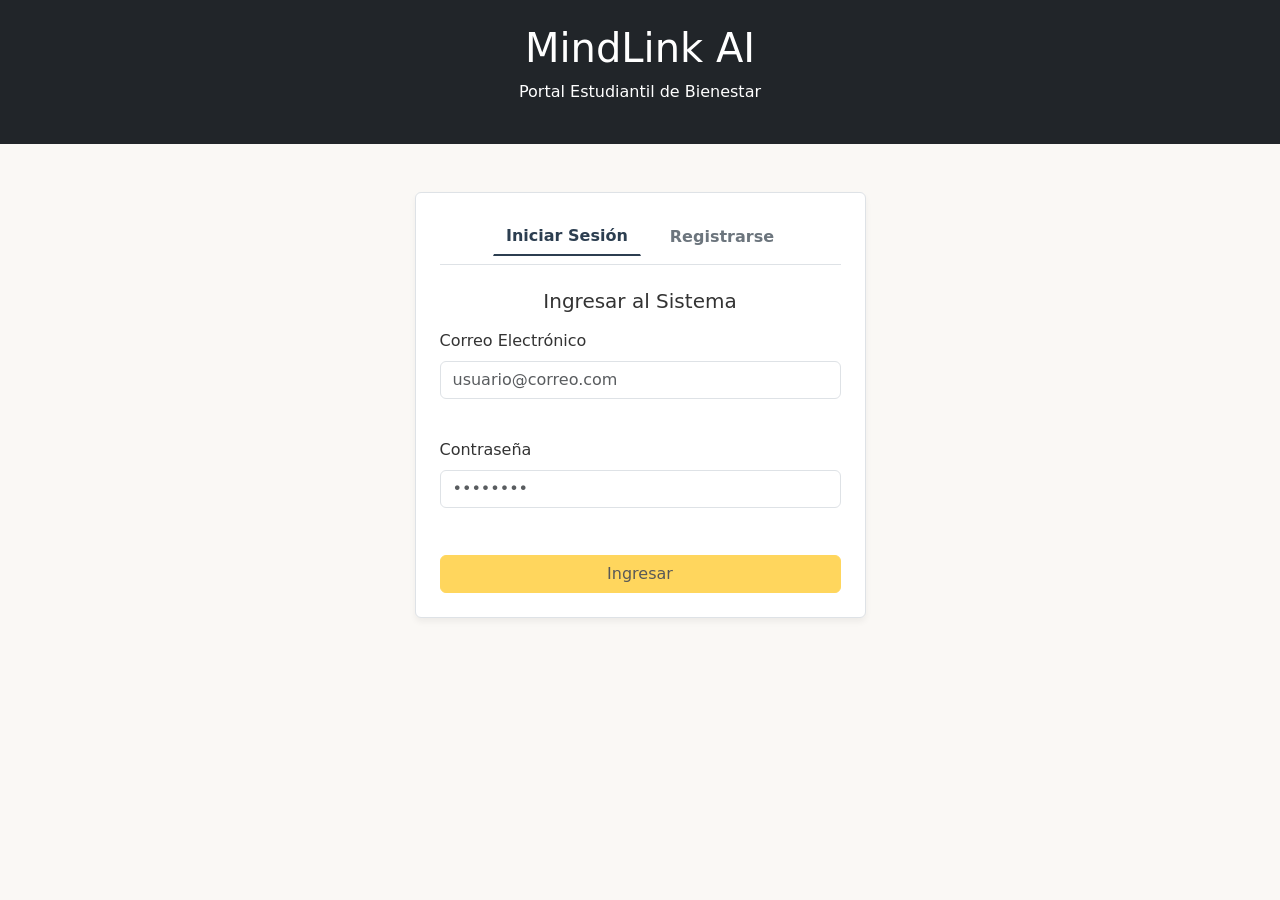
<file: index.html>
<!DOCTYPE html>
<html lang="es">
<head>
  <meta charset="UTF-8" />
  <meta name="viewport" content="width=device-width, initial-scale=1.0" />
  <title>MindLink AI - Autenticación</title>
  
  <link 
    href="https://cdn.jsdelivr.net/npm/bootstrap@5.3.0/dist/css/bootstrap.min.css" 
    rel="stylesheet"
  />
  
  <link rel="stylesheet" href="css/auth_style.css" />
</head>
<body>

  <header class="bg-dark text-white text-center py-4 mb-5">
    <h1>MindLink AI</h1>
    <p>Portal Estudiantil de Bienestar</p>
  </header>

  <main class="container">
    <div class="row justify-content-center">
      <div class="col-md-6 col-lg-5">
        
        <div class="card-autenticacion p-4 bg-white border rounded">
          
          <div class="d-flex justify-content-center gap-3 mb-4 border-bottom pb-2">
            <button type="button" id="btnVerLogin" class="btn btn-link nav-tab active">Iniciar Sesión</button>
            <button type="button" id="btnVerRegistro" class="btn btn-link nav-tab">Registrarse</button>
          </div>

          <div id="contenedorLogin">
            <form id="formLogin">
              <h2 class="h5 mb-3 text-center">Ingresar al Sistema</h2>
              
              <div class="mb-3">
                <label for="loginCorreo" class="form-label">Correo Electrónico</label>
                <input type="email" id="loginCorreo" class="form-control" placeholder="usuario@correo.com" required />
                <div id="errorLoginCorreo" class="error-campo"></div>
              </div>

              <div class="mb-4">
                <label for="loginClave" class="form-label">Contraseña</label>
                <input type="password" id="loginClave" class="form-control" placeholder="••••••••" required />
                <div id="errorLoginClave" class="error-campo"></div>
              </div>

              <button type="submit" id="btnSubmitLogin" class="btn btn-warning w-100" disabled>
                Ingresar
              </button>
            </form>
          </div>

          <div id="contenedorRegistro" class="modulo-oculto">
            <form id="formRegistro">
              <h2 class="h5 mb-3 text-center">Crear Cuenta Nueva</h2>

              <div class="mb-3">
                <label for="regNombre" class="form-label">Nombre Completo</label>
                <input type="text" id="regNombre" class="form-control" placeholder="Juan Pérez" required />
                <div id="errorRegNombre" class="error-campo"></div>
              </div>

              <div class="mb-3">
                <label for="regCorreo" class="form-label">Correo Electrónico</label>
                <input type="email" id="regCorreo" class="form-control" placeholder="usuario@correo.com" required />
                <div id="errorRegCorreo" class="error-campo"></div>
              </div>

              <div class="mb-4">
                <label for="regClave" class="form-label">Contraseña</label>
                <input type="password" id="regClave" class="form-control" placeholder="Mínimo 5 caracteres" required />
                <div id="errorRegClave" class="error-campo"></div>
              </div>

              <button type="submit" id="btnSubmitRegistro" class="btn btn-warning w-100" disabled>
                Registrarse
              </button>
            </form>
          </div>

        </div> 
      </div>
    </div>
  </main>

  <script src="js/auth_logic.js"></script>
</body>
</html>
</file>
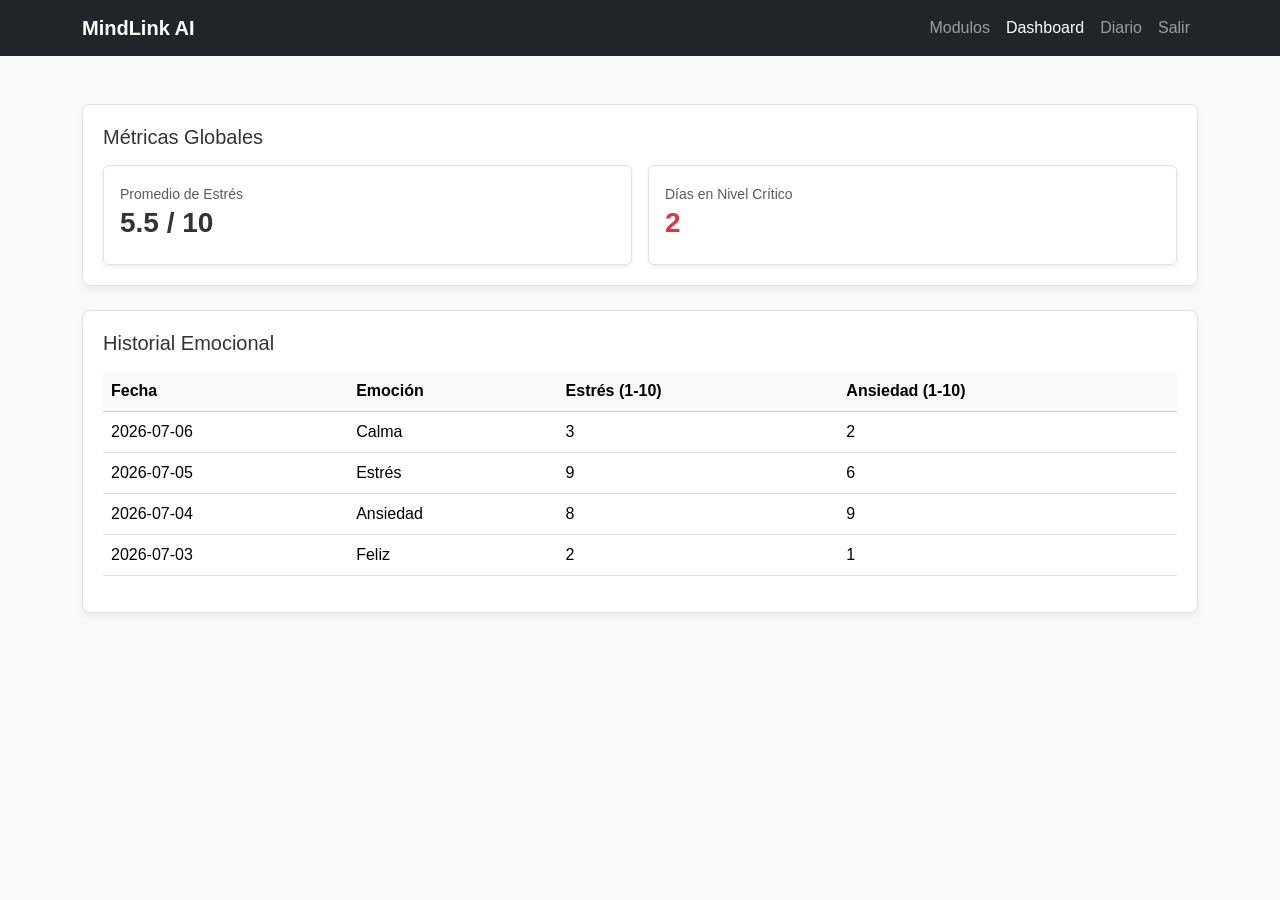
<file: dashboard.html>
<!DOCTYPE html>
<html lang="es">
<head>
    <meta charset="UTF-8">
    <meta name="viewport" content="width=device-width, initial-scale=1.0">
    <title>Dashboard | MindLink AI</title>
    <link href="https://cdn.jsdelivr.net/npm/bootstrap@5.3.0/dist/css/bootstrap.min.css" rel="stylesheet">
    <link rel="stylesheet" href="css/auth_style.css" />
    <link rel="stylesheet" href="css/dashboard_style.css" />
<body class="bg-light">

    <nav class="navbar navbar-expand-lg navbar-dark bg-dark mb-4">
        <div class="container">
            <a class="navbar-brand fw-bold" href="index.html">MindLink AI</a>
            <div class="navbar-nav ms-auto">
                <a class="nav-link" href="menu.html">Modulos</a>
                <a class="nav-link active" href="dashboard.html">Dashboard</a>
                <a class="nav-link" href="diario.html">Diario</a>
                <a class="nav-link" href="index.html">Salir</a>
            </div>
        </div>
    </nav>

    <main class="container py-4">
        <div class="card-dashboard mb-4">
            <h2 class="h5 mb-3">Métricas Globales</h2>
            <div id="metricas-resumen" class="row g-3">
                </div>
        </div>

        <div class="card-dashboard">
            <h2 class="h5 mb-3">Historial Emocional</h2>
            <div class="table-responsive">
                <table class="table table-hover align-middle">
                    <thead class="table-light">
                        <tr>
                            <th>Fecha</th>
                            <th>Emoción</th>
                            <th>Estrés (1-10)</th>
                            <th>Ansiedad (1-10)</th>
                        </tr>
                    </thead>
                    <tbody id="cuerpo-historial">
                        </tbody>
                </table>
            </div>
        </div>
    </main>

    <script src="js/dashboard.js"></script>
</body>
</html>
</file>
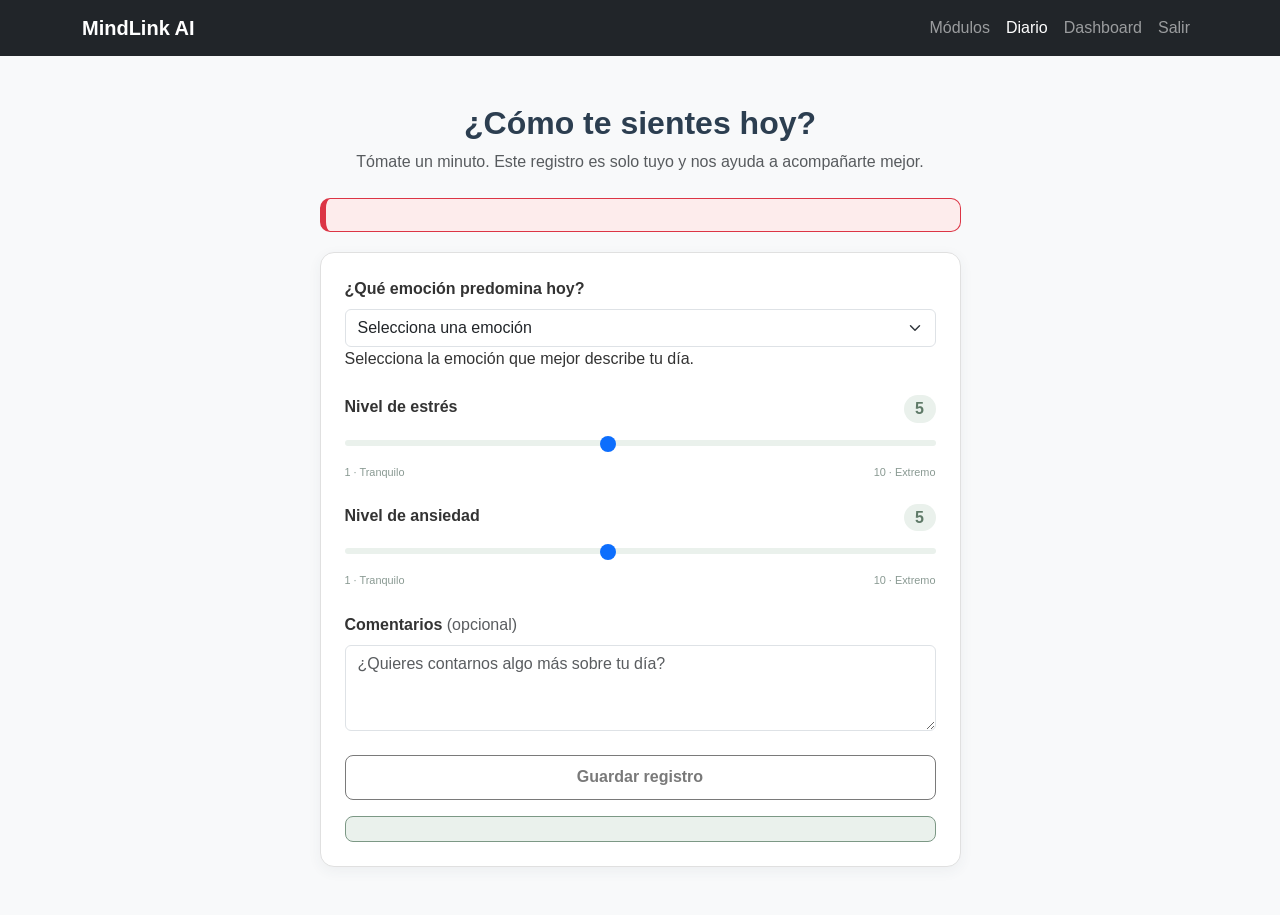
<file: diario.html>
<!DOCTYPE html>
<html lang="es">
<head>
    <meta charset="UTF-8">
    <meta name="viewport" content="width=device-width, initial-scale=1.0">
    <title>Registro Emocional Diario | MindLink AI</title>
    <link href="https://cdn.jsdelivr.net/npm/bootstrap@5.3.0/dist/css/bootstrap.min.css" rel="stylesheet">
    <link rel="stylesheet" href="css/dashboard_style.css" />
    <link rel="stylesheet" href="css/diario_style.css" />
</head>
<body class="bg-light">

    <nav class="navbar navbar-expand-lg navbar-dark bg-dark mb-4">
        <div class="container">
            <a class="navbar-brand fw-bold" href="menu.html">MindLink AI</a>
            <div class="navbar-nav ms-auto">
                <a class="nav-link" href="menu.html">Módulos</a>
                <a class="nav-link active" href="diario.html">Diario</a>
                <a class="nav-link" href="dashboard.html">Dashboard</a>
                <a class="nav-link" href="index.html">Salir</a>
            </div>
        </div>
    </nav>

    <main class="container py-4">
        <div class="row justify-content-center">
            <div class="col-md-8 col-lg-7">

                <div class="text-center mb-4">
                    <h2 class="fw-bold" style="color: var(--color-primario);">¿Cómo te sientes hoy?</h2>
                    <p class="text-muted">Tómate un minuto. Este registro es solo tuyo y nos ayuda a acompañarte mejor.</p>
                </div>

                <!-- Aquí se inyecta dinámicamente el banner de alerta preventiva cuando corresponde -->
                <div id="bannerAlerta" class="banner-alerta modulo-oculto" role="alert" aria-live="assertive"></div>

                <div class="card-diario p-4 mb-4">
                    <form id="formDiario" novalidate>

                        <div class="mb-4">
                            <label for="diarioEmocion" class="form-label fw-bold">¿Qué emoción predomina hoy?</label>
                            <select id="diarioEmocion" class="form-select" required>
                                <option value="" selected disabled>Selecciona una emoción</option>
                                <option value="Feliz">😊 Feliz</option>
                                <option value="Calma">😌 Calma</option>
                                <option value="Ansiedad">😰 Ansiedad</option>
                                <option value="Estrés">😣 Estrés</option>
                                <option value="Tristeza">😔 Tristeza</option>
                                <option value="Enojo">😠 Enojo</option>
                            </select>
                            <div id="errorDiarioEmocion" class="error-campo"></div>
                        </div>

                        <div class="mb-4">
                            <label for="diarioEstres" class="form-label fw-bold d-flex justify-content-between">
                                <span>Nivel de estrés</span>
                                <span class="valor-rango" id="valorEstres">5</span>
                            </label>
                            <input type="range" class="form-range rango-emocional" id="diarioEstres" min="1" max="10" step="1" value="5">
                            <div class="d-flex justify-content-between rango-etiquetas">
                                <small>1 · Tranquilo</small>
                                <small>10 · Extremo</small>
                            </div>
                            <div id="errorDiarioEstres" class="error-campo"></div>
                        </div>

                        <div class="mb-4">
                            <label for="diarioAnsiedad" class="form-label fw-bold d-flex justify-content-between">
                                <span>Nivel de ansiedad</span>
                                <span class="valor-rango" id="valorAnsiedad">5</span>
                            </label>
                            <input type="range" class="form-range rango-emocional" id="diarioAnsiedad" min="1" max="10" step="1" value="5">
                            <div class="d-flex justify-content-between rango-etiquetas">
                                <small>1 · Tranquilo</small>
                                <small>10 · Extremo</small>
                            </div>
                            <div id="errorDiarioAnsiedad" class="error-campo"></div>
                        </div>

                        <div class="mb-4">
                            <label for="diarioComentarios" class="form-label fw-bold">
                                Comentarios <span class="text-muted fw-normal">(opcional)</span>
                            </label>
                            <textarea id="diarioComentarios" class="form-control" rows="3" maxlength="500" placeholder="¿Quieres contarnos algo más sobre tu día?"></textarea>
                            <div id="errorDiarioComentarios" class="error-campo"></div>
                        </div>

                        <button type="submit" id="btnSubmitDiario" class="btn btn-calma w-100 fw-bold">
                            Guardar registro
                        </button>

                        <div id="confirmacionDiario" class="confirmacion-guardado modulo-oculto mt-3"></div>
                    </form>
                </div>

            </div>
        </div>
    </main>

    <script src="js/diario.js"></script>
</body>
</html>
</file>
<file: css/auth_style.css>
:root {
  --color-fondo: #FAF8F5;
  --color-texto: #333333;
  --color-error: #DC3545;
  --color-linea: #E0E0E0;
}

body {
  background-color: var(--color-fondo);
  color: var(--color-texto);
}

.card-autenticacion {
  border: 1px solid var(--color-linea);
  box-shadow: 0 4px 6px rgba(0, 0, 0, 0.05);
}

.nav-tab {
  color: #6C757D;
  text-decoration: none;
  font-weight: bold;
}

.nav-tab.active {
  color: #2C3E50 !important;
  border-bottom: 2px solid #2C3E50;
  border-radius: 0;
}

.error-campo {
  color: var(--color-error);
  font-size: 0.85rem;
  margin-top: 4px;
  min-height: 1.2rem;
}

.input-invalido {
  border-color: var(--color-error) !important;
  background-color: #FDF2F2 !important;
}

/* Esta clase oculta el formulario de registro al cargar la página */
.modulo-oculto {
  display: none !important;
}
</file>
<file: css/dashboard_style.css>
:root {
  /* Estos son los colores que definieron tus compañeros */
  --color-fondo: #FAF8F5;
  --color-texto: #333333;
  --color-error: #DC3545;
  --color-linea: #E0E0E0;
  --color-primario: #2C3E50; 
}

/* Aplicamos los colores base a todo el Dashboard */
body {
  background-color: var(--color-fondo);
  color: var(--color-texto);
  font-family: sans-serif; /* Asegura que la fuente sea la misma que en el login */
}

/* Esta clase es la que unifica el estilo de las tarjetas */
.card-dashboard {
  border: 1px solid var(--color-linea);
  box-shadow: 0 4px 6px rgba(0, 0, 0, 0.05);
  background: white;
  padding: 20px;
  border-radius: 8px;
}
</file>
<file: css/diario_style.css>
:root {
  --color-calma: #7C9885;         
  --color-calma-oscuro: #5F7A68;  
  --color-calma-suave: #EAF1EC;   
  --color-alerta-fondo: #FDECEC;
  --color-alerta-borde: #DC3545;  
  --color-alerta-texto: #7A2530;
}

/* ---------- Tarjeta del formulario ---------- */
.card-diario {
  background: #ffffff;
  border: 1px solid var(--color-linea);
  border-radius: 14px;
  box-shadow: 0 4px 14px rgba(44, 62, 80, 0.06);
}

/* ---------- Controles ---------- */
.form-select:focus,
.form-control:focus {
  border-color: var(--color-calma);
  box-shadow: 0 0 0 0.2rem rgba(124, 152, 133, 0.25);
}

/* Sliders de estres / ansiedad */
.rango-emocional {
  accent-color: var(--color-calma);
}

.rango-emocional::-webkit-slider-runnable-track {
  background: var(--color-calma-suave);
  border-radius: 6px;
  height: 6px;
}

.rango-emocional::-moz-range-track {
  background: var(--color-calma-suave);
  border-radius: 6px;
  height: 6px;
}

.rango-etiquetas {
  color: #8A9A93;
  font-size: 0.78rem;
  margin-top: 2px;
}

.valor-rango {
  display: inline-block;
  min-width: 2rem;
  text-align: center;
  padding: 0.1rem 0.5rem;
  border-radius: 999px;
  background: var(--color-calma-suave);
  color: var(--color-calma-oscuro);
  font-weight: bold;
}

/* Cuando el nivel entra en zona critica, el contador lo refleja tambien */
.valor-rango.valor-critico {
  background: var(--color-alerta-fondo);
  color: var(--color-alerta-borde);
}

/*Boton principal*/
.btn-calma {
  background-color: var(--color-calma);
  border-color: var(--color-calma);
  color: #ffffff;
  border-radius: 8px;
  padding: 0.6rem 1rem;
  transition: background-color 0.15s ease-in-out;
}

.btn-calma:hover,
.btn-calma:focus {
  background-color: var(--color-calma-oscuro);
  border-color: var(--color-calma-oscuro);
  color: #ffffff;
}

/*Confirmacion de guardado exitoso*/
.confirmacion-guardado {
  background: var(--color-calma-suave);
  color: var(--color-calma-oscuro);
  border: 1px solid var(--color-calma);
  border-radius: 8px;
  padding: 0.75rem 1rem;
  font-weight: bold;
  text-align: center;
}

/*Banner de alerta preventiva (inyectado dinamicamente por diario.js)*/
.banner-alerta {
  background: var(--color-alerta-fondo);
  border: 1px solid var(--color-alerta-borde);
  border-left: 6px solid var(--color-alerta-borde);
  color: var(--color-alerta-texto);
  border-radius: 10px;
  padding: 1rem 1.25rem;
  margin-bottom: 1.25rem;
  animation: aparecerAlerta 0.35s ease-out;
}

.banner-alerta h3 {
  font-size: 1rem;
  font-weight: bold;
  margin-bottom: 0.4rem;
  display: flex;
  align-items: center;
  gap: 0.5rem;
}

.banner-alerta p {
  margin-bottom: 0.5rem;
  font-size: 0.92rem;
}

.banner-alerta ul {
  margin-bottom: 0;
  padding-left: 1.1rem;
  font-size: 0.9rem;
}

.banner-alerta a {
  color: var(--color-alerta-texto);
  font-weight: bold;
}

@keyframes aparecerAlerta {
  from { opacity: 0; transform: translateY(-6px); }
  to   { opacity: 1; transform: translateY(0); }
}

/*Respeta preferencia de reduccion de movimiento*/
@media (prefers-reduced-motion: reduce) {
  .banner-alerta {
    animation: none;
  }
}
</file>
